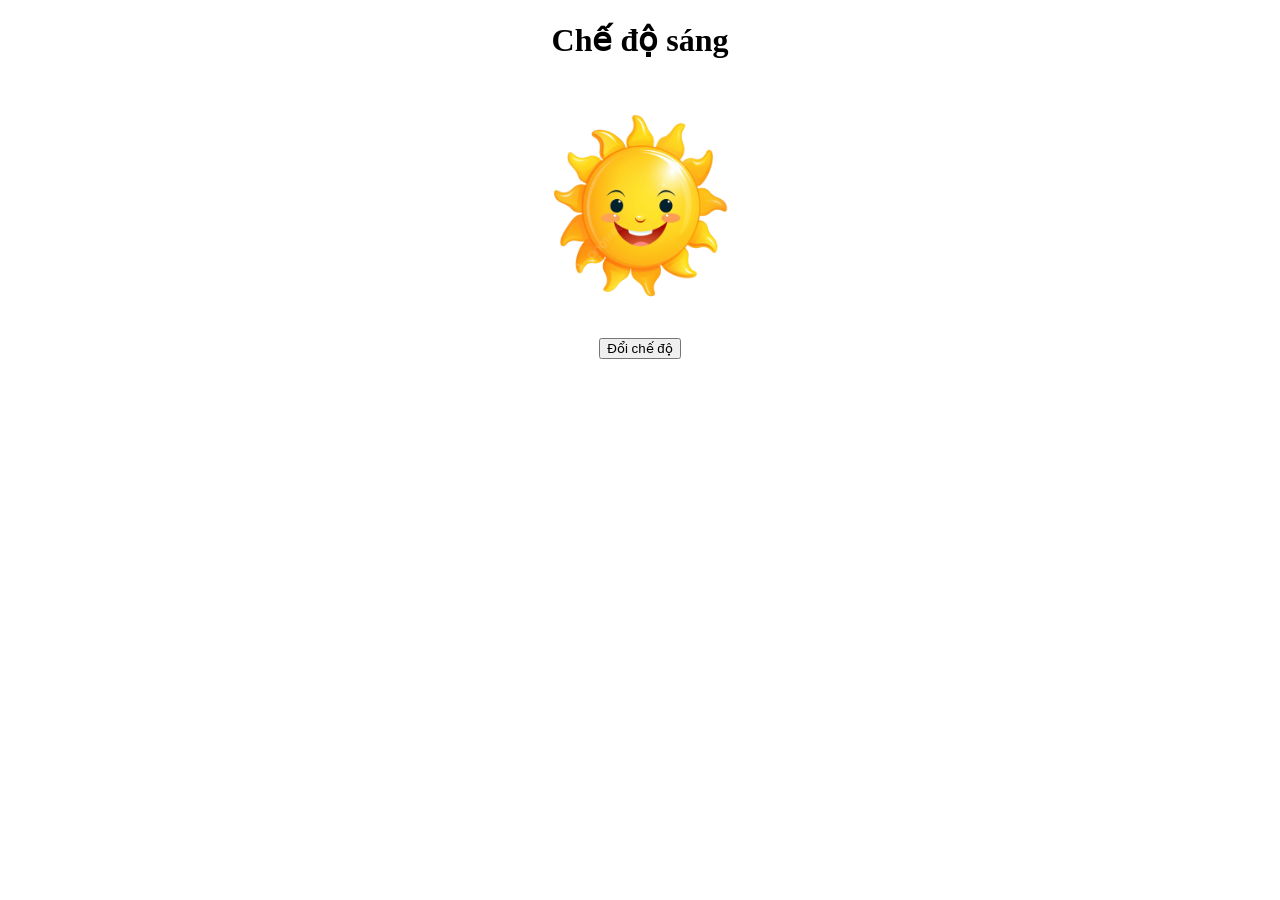
<file: Bai 10/index.html>
<!DOCTYPE html>
<html lang="en">
<head>
    <meta charset="UTF-8">
    <meta name="viewport" content="width=device-width, initial-scale=1.0">
    <title>Bài 10-Js</title>
    <style>
        img{
            width:20%;
        }
       .noi-dung{
           width:100%;
           text-align:center;
       }
    </style>
</head>
<body>
    <div class="noi-dung">
        <h1 class="che-do">Chế độ sáng</h1>
        <img class="anh" src="bai9 -javascript/mattroi.png">
        <div class="chuc-nang">
            <button onclick="doiCheDo()">Đổi chế độ</button>
        </div>
    </div>
    <script>
        //che do (boolean :sáng-true/false-toi)
        var cheDo=true;//khi bấm vào đổi thì sẽ thay đổi gtri của giá trị này
        function doiCheDo(){
            if(cheDo==true){
                document.getElementsByTagName("body")[0].style="background-color:black";
                document.getElementsByClassName("che-do")[0].style="color:white";
                document.getElementsByClassName("che-do")[0].innerHTML="chế độ tối";
                document.getElementsByTagName("img")[0].src="bai9 -javascript/mattrang.png";
                cheDo=false;
            }else{
                document.getElementsByTagName("body")[0].style="background-color:white";
                document.getElementsByClassName("che-do")[0].style="color:Black";
                document.getElementsByClassName("che-do")[0].innerHTML="chế độ tối";
                document.getElementsByTagName("img")[0].src="bai9 -javascript/mattroi.png";
                cheDo=true;
            }
            
        }
        
    </script>
</body>
</html>
</file>
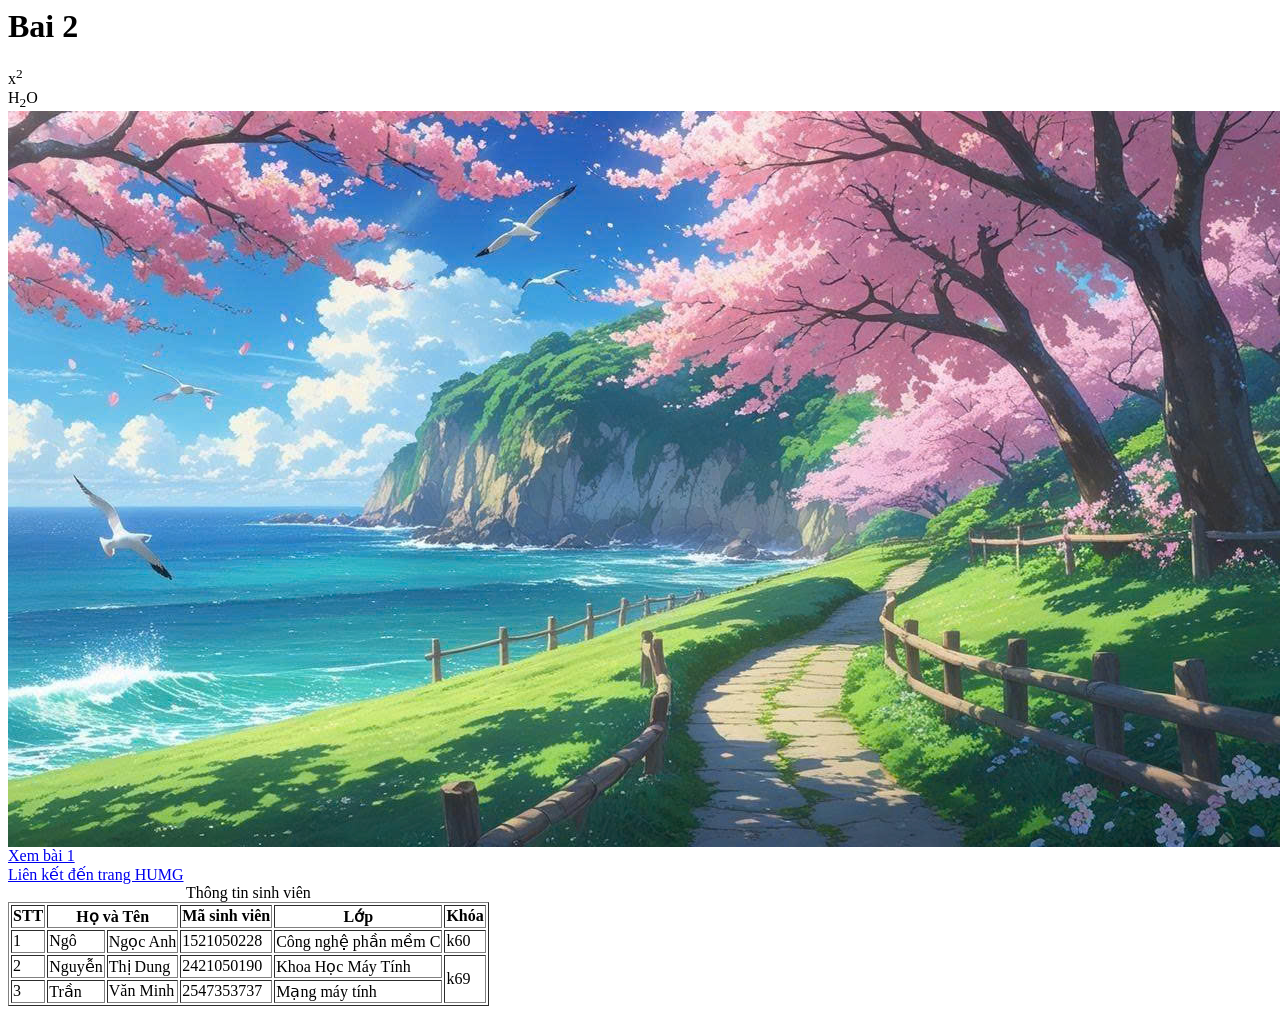
<file: Bai 2/index.html>
<html>  
    <head>
        <title>Bai 2</title>  
     </head>
     <body>
        <h1> Bai 2</h1>
        <div>
            <!--chỉ số trên-->
            x<sup>2</sup>
            <br>
            <!--Chỉ số dưới-->
            H<sub>2</sub>O
        </div>
        <div>
            <!--img ảnh-->
            <img src="../anh/dung.jpg">
        </div>
        <div>
            <!--liên kết-->
            <a href="../Bai1/index.html"> Xem bài 1</a>
            <br>
            <a href="https://daotaodaihoc.humg.edu.vn/#/home">
                 Liên kết đến trang HUMG
                </a>
        </div>
        <div>
            <table border="1">
                <caption> Thông tin sinh viên</caption>
            
                <tr>
                    <th>STT</th>
                    <th colspan="2">Họ và Tên</th>
                    <th>Mã sinh viên</th>
                    <th>Lớp</th>
                    <th>Khóa</th>
                </tr>
                <tr>
                    <td>1</td>
                    <td>Ngô</td>
                    <td> Ngọc Anh</td>
                    <td>1521050228</td>
                    <td>Công nghệ phần mềm C </td>
                    <td>k60</td>

                </tr>
                <tr>
                    <td>2</td>
                    <td>Nguyễn</td>
                    <td>Thị Dung</td>
                    <td>2421050190</td>
                    <td>Khoa Học Máy Tính </td>
                    <td rowspan="2">k69</td>
                </tr>
                <tr>
                    <td>3</td>
                    <td>Trần</td>
                    <td>Văn Minh</td>
                    <td>2547353737</td>
                    <td>Mạng máy tính</td>
                    </tr>
            </table>
        </div>
     </body>
</html>
</file>
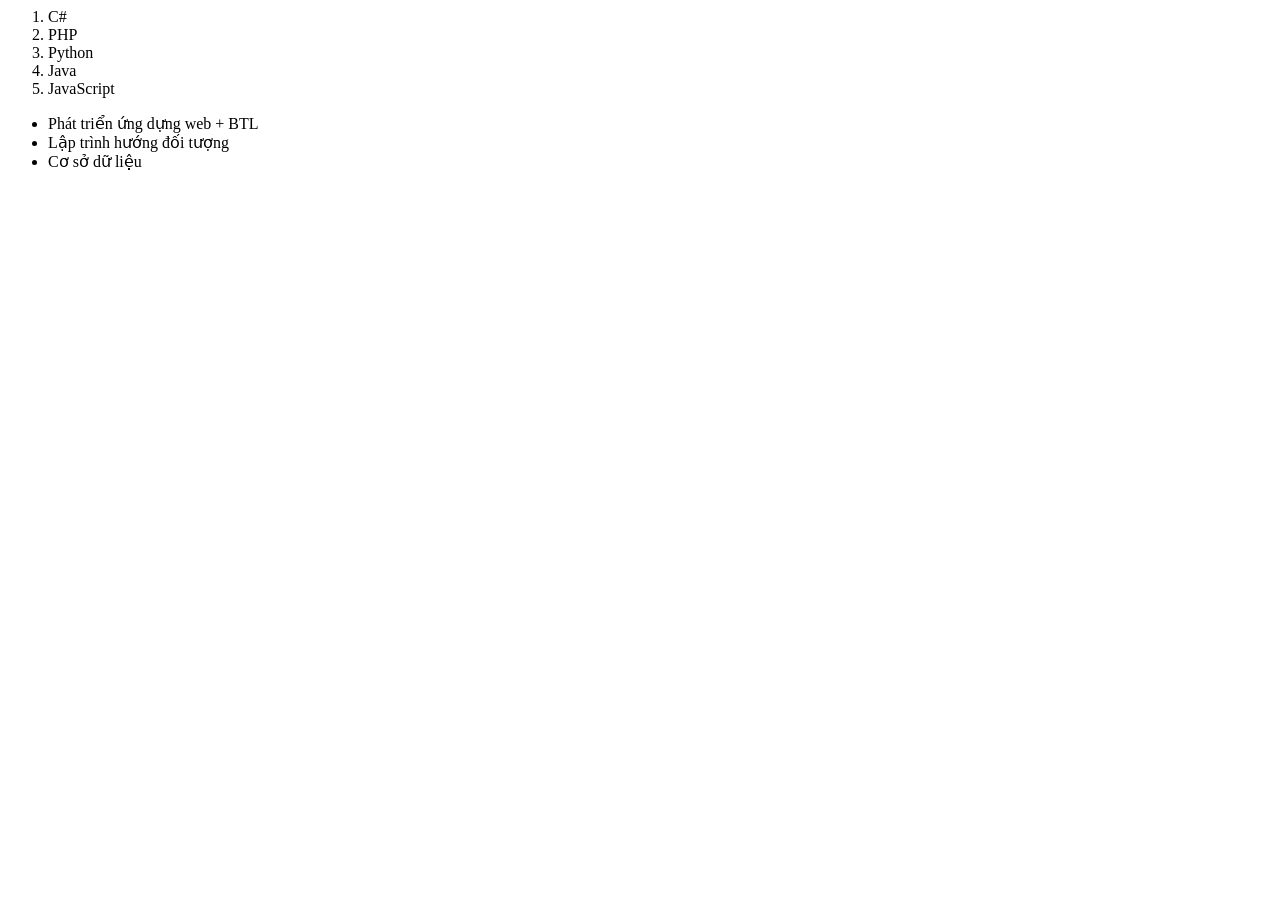
<file: bai 3/index.html>
<html>
    <head>
        <title> Bai 3</title>
    </head>
    <body>
        <!-- Danh sách có thứ tự: <ol> -->  
        <ol> 
            <li>C#</li>
            <li>PHP</li>
            <li>Python</li>
            <li>Java</li>
            <li>JavaScript</li>
        </ol>
        
        <!-- Danh sách không thứ tự: <ul> -->
        <ul>
             <li>Phát triển ứng dựng web + BTL</li>
            <li>Lập trình hướng đối tượng</li>
            <li>Cơ sở dữ liệu</li>
        </ul>    
        
            
    </body>
</html>
</file>
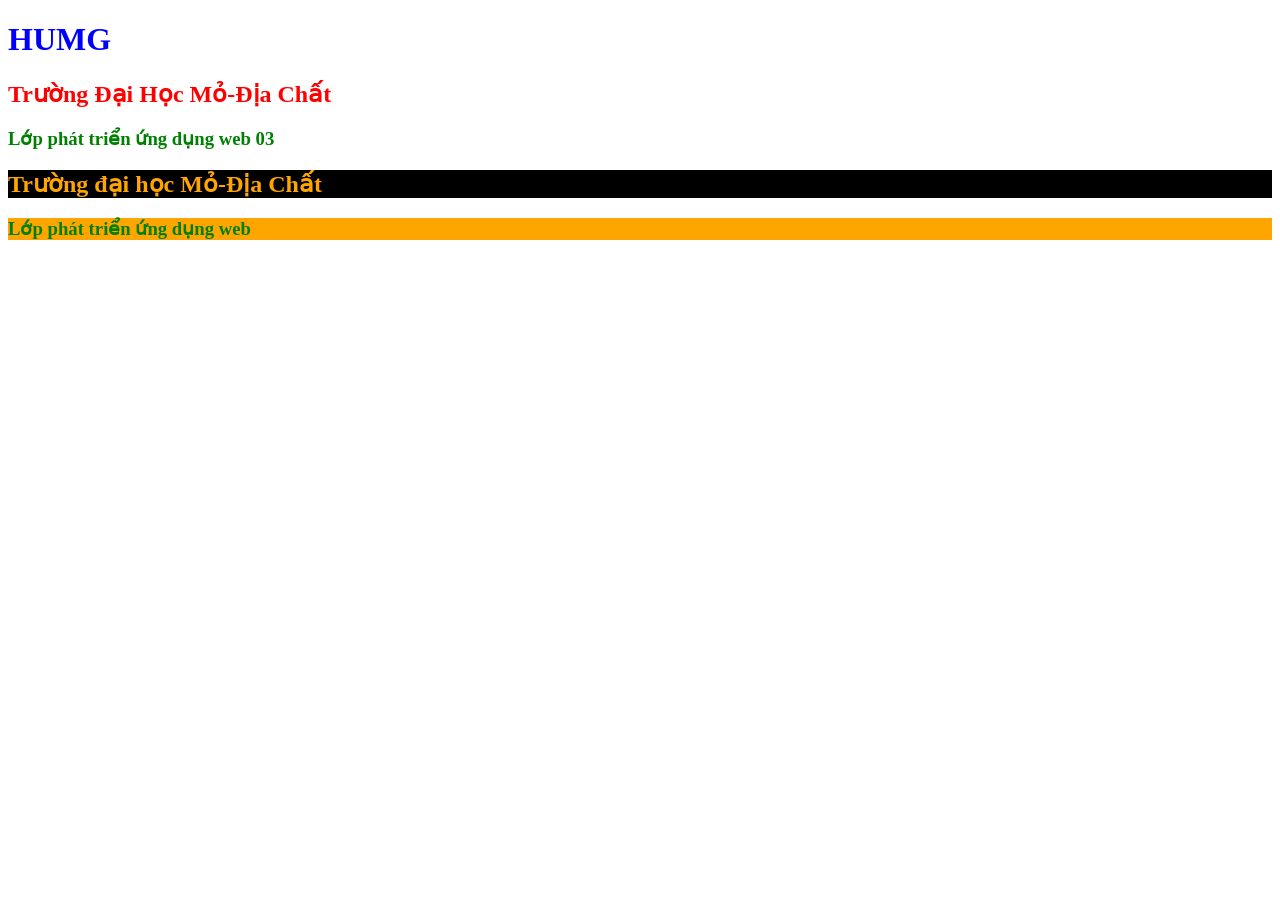
<file: Bai 5/index.html>
<!DOCTYPE html>
<html lang="en">
<head>
    <meta charset="UTF-8">
    <meta name="viewport" content="width=device-width, initial-scale=1.0">
    <title>Bài 6</title>
    <link rel="stylesheet" href="style.css" type="text/css">
    <style>
        /* Loại 2:internal style */
      h2{
        /* dùng để qui định màu chữ */
        color:red; 

      }
      #tieuDe{
        color:orange
      }
    </style>
</head>
<body>
    <!-- I. -->
    <!-- Kiểu 1 viết style trong thẻ -->
     <!-- Loại 1:Inline style -->
    <h1 style="color: blue">HUMG</h1>
    <!-- kiểu 2  -->
     <h2>Trường Đại Học Mỏ-Địa Chất</h2>

     <h3>Lớp phát triển ứng dụng web 03</h3>
     <!-- II.selector -->
      <!-- cách1: dùng tên thẻ --> 
       <!-- cách 2: dùng id -->
        
        <!-- cách 3:dùng class(viết dấu. trước tên class) -->
           <h2 id="tieuDe" class="tieuDe">Trường đại học Mỏ-Địa Chất</h2>
           <h3 class="tieuDe2">Lớp phát triển ứng dụng web</h3>
</body>
</html>
</file>
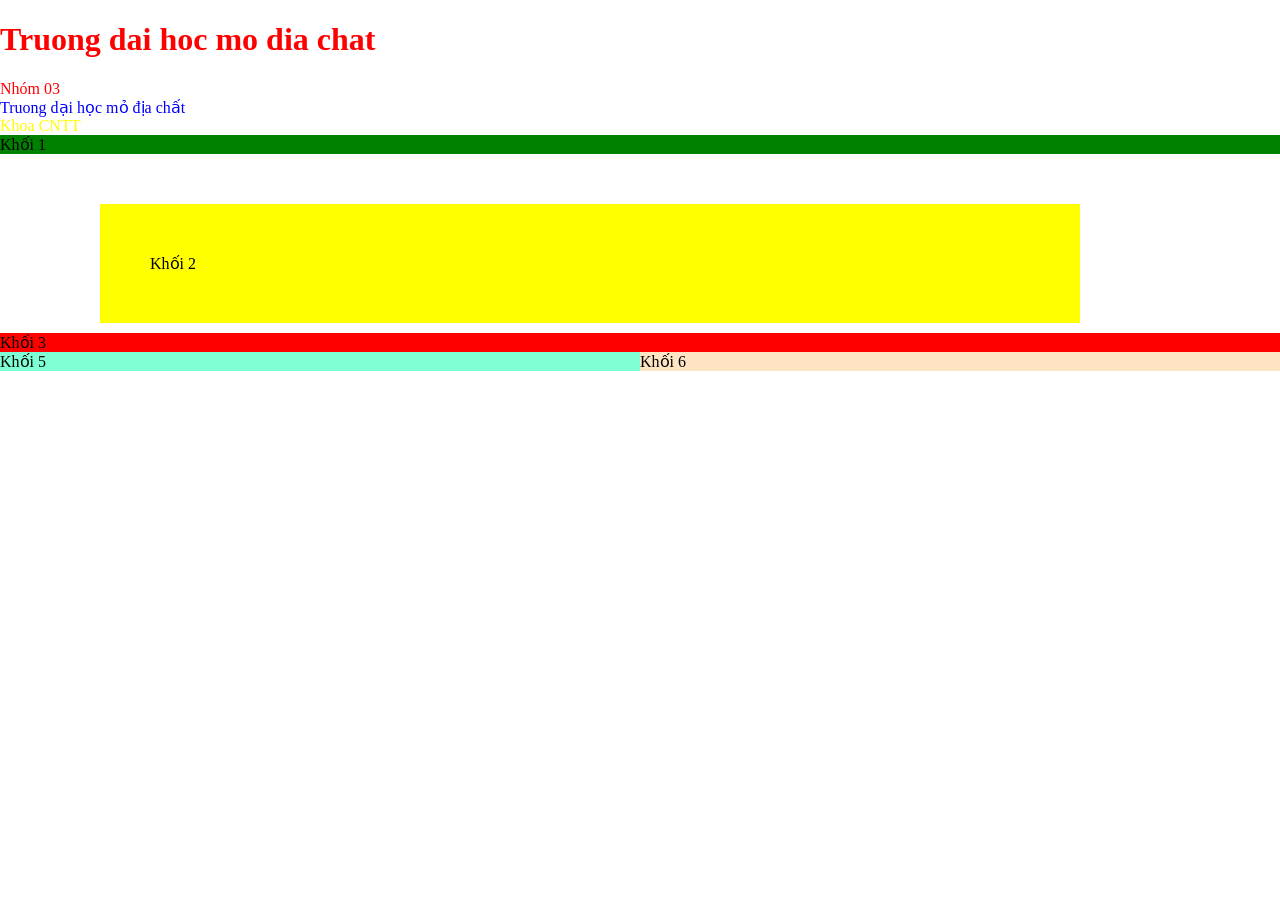
<file: Bai 7/index.html>
<!DOCTYPE html>
<html lang="en">
<head>
    <meta charset="UTF-8">
    <meta name="viewport" content="width=device-width, initial-scale=1.0">
    <title>Kiemtrabaicu</title>
    <link rel="stylesheet" href="style.css" type="text/css">
    <style>
        
         p{
                color:blue;
            }
        #ten-khoa{
            color:yellow;
        }
        p.Nhom{
            color:red;
        }
        .Khoi1{
            background-color:green;
            
        }
        .Khoi2{
            background-color:yellow;
            /* 1 giá trị: cách đều xung quanh=giá trị đó */
            /* 2 gtri: thì giá thị đầu là trên dưới,giá trị 2 là phải trái */
            /* 4 giá trị :theo thứ tự trên phải dưới trái */
            /* margin:auto; để căn giữa theo chiều ngang */
            margin:50px  200px 10px 100px;
            /* cách dùng tương tự margin */
            padding:50px;
        }
        .Khoi3{
            background-color:red;
        }
        .Khoi4{
            background-color:blue;
            /* cách sử dụng linh hoạt các phần trống( tắt display:block) */
            display:flex;
        }
        .Khoi5{
            background-color:aquamarine;
            width: 50%;
        }
        .Khoi6{
            background-color:bisque;
            width:50%;
        }
        
    </style>
</head>
<body>
    <div>
        <h1 style="color:red">Truong dai hoc mo dia chat</h1> 
        <p class="Nhom">Nhóm 03</p>
        <p>Truong dại học mỏ địa chất</p>
    </div>
    <div id="ten-khoa">Khoa CNTT</div>
    <div class="Khoi1">Khối 1</div>
    <div class="Khoi2">Khối 2</div>
    <div class="Khoi3">Khối 3</div>
    <div class="Khoi4">
        <div class="Khoi5">Khối 5</div>
        <div class="Khoi6">Khối 6</div>
    </div>
</body>
</html>
</file>
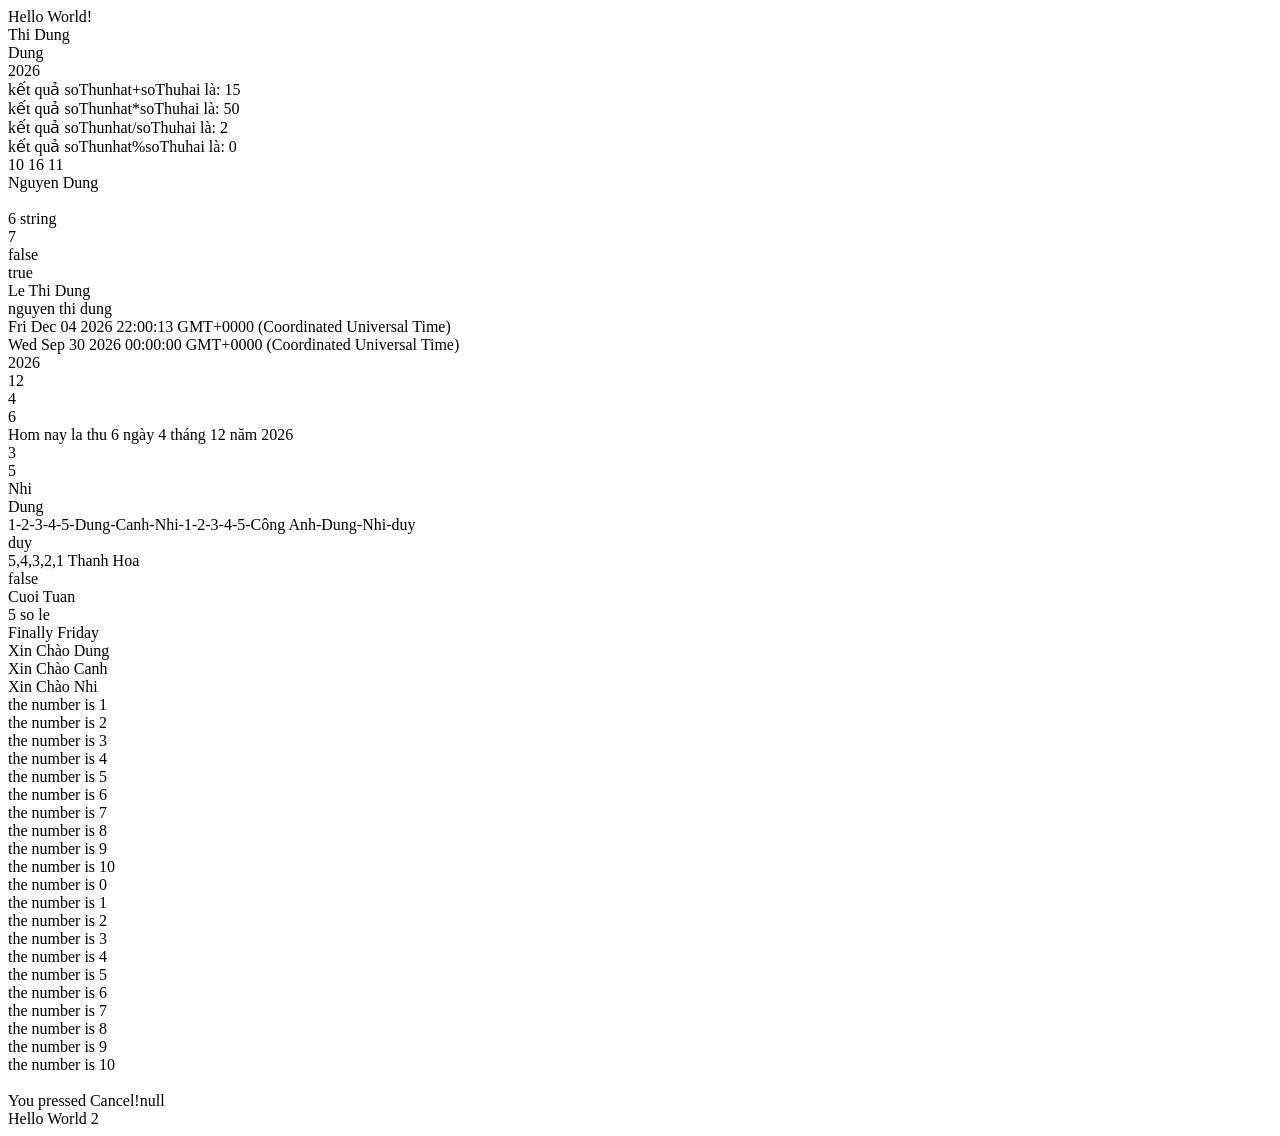
<file: Bai 8-javascript/index.html>
<!DOCTYPE html>
<html lang="en">
<head>
    <meta charset="UTF-8">
    <meta name="viewport" content="width=device-width, initial-scale=1.0">
    <title>Javascript</title>
</head>
<body>
    
    <!-- internal javascript -->
    <script>
        //in ra màn hình
        document.writeln("Hello World!<br>");
        //khai báo biến
        var name="Thi Dung<br>";
        document.writeln(name);
        ten= "Dung<br>";
        document.writeln(ten);
        // số thì ko cần nháy đôi
        var namNay = 2026;
        document.writeln(namNay);
        //phép toán
        
        var soThunhat = 10;
        var soThuhai = 5;
        var ketQua = 0;
        //cong +
        document.writeln("<br>kết quả soThunhat+soThuhai là:");
        ketQua = soThunhat+soThuhai;
        document.writeln(ketQua);
        //nhan*
        document.writeln("<br>kết quả soThunhat*soThuhai là:");
        ketQua = soThunhat*soThuhai;
        document.writeln(ketQua);
        //chia /
        document.writeln("<br>kết quả soThunhat/soThuhai là:");
        ketQua = soThunhat/soThuhai;
        document.writeln(ketQua);
        //chia %
        document.writeln("<br>kết quả soThunhat%soThuhai là:");
        ketQua = soThunhat%soThuhai;
        document.writeln(ketQua);
        //++
        document.writeln("<br>")
        //in trước cộng sau
        document.writeln(soThunhat++)
        // document.writeln("<br>")
        // document.writeln(soThunhat)
        //--
        // document.writeln("<br>")
        // document.writeln(soThunhat--)
        // document.writeln("<br>")
        //cộng trước in sau
        // document.writeln(--soThunhat)

        soThunhat+=soThuhai;
        document.writeln(soThunhat);
        soThunhat-=soThuhai;
        document.writeln(soThunhat);
        //nối chuỗi
        var ho = "Nguyen";
        document.writeln("<br>"+ ho +" "+ ten);
        document.writeln("<br>");
        // leng.th độ dài
        document.writeln(ho.length);
        // kiem tra kieu du lieu cua bien
        document.writeln(typeof(ho));
        document.writeln("<br>");

        //
        var hoVaTen = "Nguyen Thi Dung";
        // indexOf tìm vị trí xuất hiện đầu tiên của ký tự
        document.writeln(hoVaTen.indexOf("T"));
        document.writeln("<br>");
        // kiem tra ky tu có trong chuoi 
        document.writeln(hoVaTen.includes("k"));
        document.writeln("<br>");
        //kiểm tra chuỗi có bát đầu bằng chữ ... không
        document.writeln(hoVaTen.startsWith("Nguyen"));
        document.writeln("<br>");
        // thay thế một ký tự hay gia tri
        document.writeln(hoVaTen.replace("Nguyen","Le"));
        document.writeln("<br>");
        document.writeln(hoVaTen.toLocaleLowerCase());
        // Hàm date
        // khai bao ngay gio hien tai
        var homNay = new Date();
        document.writeln("<br>");
        document.write(homNay);
        // truyền ngày cụ thể
        var ngay = new Date("09/30/2026");
        document.writeln("<br>");
        document.writeln(ngay);
        // hàm gọi để lấy ra năm từ
        var namNay = homNay.getFullYear();
        document.writeln("<br>");
        document.writeln(namNay);
        var thangNay = homNay.getMonth()+1;
        document.writeln("<br>");
        document.writeln(thangNay);
        // ham ngay
        var ngayHomNay = homNay.getDate();
        document.writeln("<br>");
        document.writeln(ngayHomNay);
        //ham thu
        var thu = homNay.getDay() +1 ;
        document.writeln("<br>");
        document.writeln(thu);
        document.writeln("<br>");
        document.writeln("Hom nay la thu "+ thu + " ngày " + ngayHomNay + " tháng " + thangNay + " năm " + namNay);
        //Mảng
        var mangSo = [1,2,3,4,5];
        document.writeln("<br>");
        // lấy số 3 trong ds mảng
        document.writeln(mangSo[2]);
        document.writeln("<br>");
        // ktra độ dài của mảng
        document.writeln(mangSo.length);
        document.writeln("<br>");
        var mangTen = ["Công Anh","Dung","Nhi"]
        document.writeln(mangTen[2]);
        document.writeln("<br>");
        var mang = [1,2,3,4,5,"Dung","Canh","Nhi"]
        document.writeln(mang[5]);
        var d = mang.concat(mangSo,mangTen)
        document.writeln("<br>");
        d.push("duy");
        // them dau "-"
        document.writeln(d.join("-"));
        document.writeln("<br>");
        // in phan tu cuoi trong mang
        document.writeln(d.pop());
        document.writeln("<br>");
        document.writeln(mangSo.reverse());
        //Object
        var thongTinSinhVien = {
            ten: "Nguyen Thi Dung",
            namSinh: 2006,
            queQuan:{
                tinh: "Thanh Hoa",
                xa: "Hoang Loc"
            }
        };
        document.writeln(thongTinSinhVien.queQuan.tinh);
        tuoi  = namNay - thongTinSinhVien.namSinh;
        thongTinSinhVien.tuoi = tuoi;
        // console.log(thongTinSinhVien);
        //boolean:true nam/false nu
        thongTinSinhVien.gioiTinh=true;
         var danhSach =[
             {
            ten: "Nguyen Thi Dung",
            namSinh: 2006,
            queQuan:{
                tinh: "Thanh Hoa",
                xa: "Hoang Loc"
              }
            },

            {
             ten: "Nguyen Thi Ha",
             namSinh: 2006,
             queQuan:{
                tinh: "Thanh Hoa",
                xa: "Hau Loc"
             }
            }
        
     ];
    //  console.log(danhSach);
    //== != > <
    //=== so sanh ca gia tri va KDL
    var so1 = 5;
    var so2 = "10";
    document.writeln("<br>");
    document.writeln(so1 == so2);
    document.writeln("<br>");
    //va && hoac||
    if(thu>=6){
        document.writeln("Cuoi Tuan");
    }
    else if(thu==6){
        document.writeln("Sap duoc ngu");

    }
    else{
        document.writeln("Di hoc");
    }
    //có thể chuyển thành chuỗi va lấy ra số cuối
    //var so = "20000000000000005";
    //var dai = so.length;
    //var soCuoiCung = so[doDai-1];
    //document.writeln("<br>");
    //document.writeln(doDai)
    // if(soCuoiCung % 2==0){
    //     document.writeln(so+" là số chẵn")
    // }else{
    //     documet.writeln(so+ "là số lẻ")
    // }

    // var so = 20000000000000001n;
    // //kiem tra so chan hay le
    // document.writeln("<br>");
    // if(so%2n==0n){
    //     document.writeln(so+" so chan");
    // }else{
    //     document.writeln(so+" so le");
    // }
    var so =5;
    //kiem tra so chan hay le
    document.writeln("<br>");
    if(so%2==0){
        document.writeln(so+" so chan");
    }else{
        document.writeln(so+" so le");
    }
    document.writeln("<br>");
    var d = new Date();
    var theDay = d.getDay();
    switch(theDay){
        case 5:
            document.writeln("Finally Friday");
            break;
        case 6:
            document.writeln("Super Saturday");
            break;
        case 0:
            document.writeln("Sleepy Sunday");
            break;
        default:
            document.writeln("I'm looking fordward to this weekend!");
    }
    // document.writeln("<br");
    // for (var index = 1;index<=10;index++)
    // {
    //     document.writeln("<br>");
    //     document.writeln("Bạn cảm ơn lần thứ "+index);
    // }
    //  var mang1 = [1,2,3,4,5,"Dung","Canh","Nhi"]
    // var mang = [1,2,3,4,5,"Dung","Canh","Nhi"]
    document.writeln("<br");
    for (var i = 0; i < mang.length; i++){
     if(isNaN(mang[i])==true){
         document.writeln("<br>");
         document.writeln("Xin Chào "+mang[i]);
    }
}
    document.writeln("<br");
    //while kiểm tra rồi mới làm
    i=0; 
    while(i<=10){
        document.writeln("the number is " +i);
        document.write("<br/>");
        i=i+1;
    }
    //do while làm rồi mới kiểm tra
    var j=0;
    do{
        document.writeln("the number is " +j);
        document.write("<br/>");
        j=j+1;

    }while(j<=10)
     document.write("<br/>");
     //poppup boxes
     alert("Trang này đã bị lỗi");
     //
     var r =confirm("Press a button")
     if(r==true){
         document.write("You pressed Ok!");
     }else{
         document.write("You pressed Cancel!");
     }
     //prompt box
     var r = prompt("Nhập họ và tên","Nhập tên ở Đây");
      document.write(r);
      //functions
      
    </script>
    <!-- Enternal javascript -->
    <script src="script.js"></script>
</body>
</html>
</file>
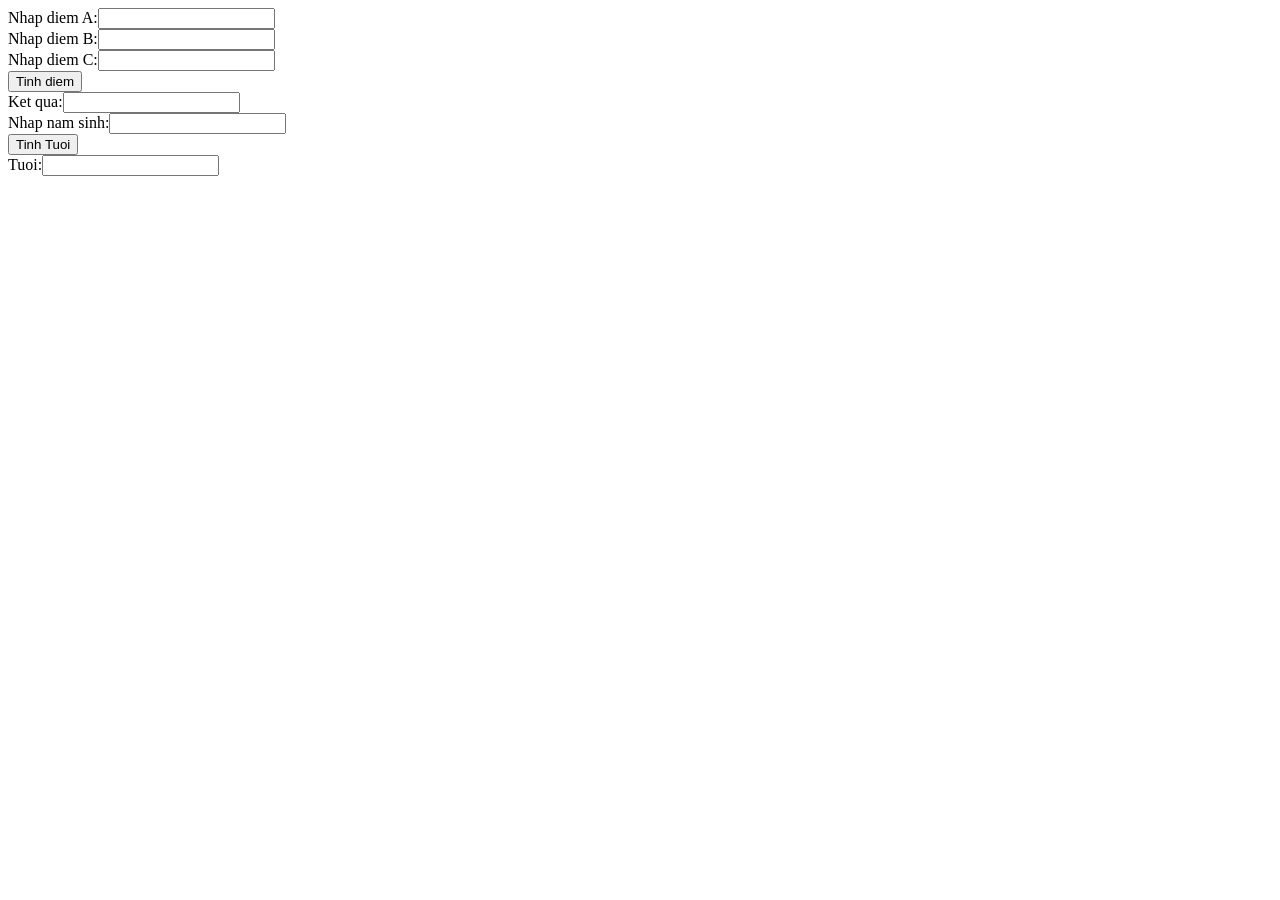
<file: Bai 9/index.html>
<!DOCTYPE html>
<html lang="en">
<head>
    <meta charset="UTF-8">
    <meta name="viewport" content="width=device-width, initial-scale=1.0">
    <title>Js-1</title>
</head>
<body>
    <div>
    Nhap diem A:<input id="diemA" type="number">
    </div>
    <div>
    Nhap diem B:<input id="diemB" type="number">
    </div>
    <div>
    Nhap diem C:<input id="diemC" type="number">
    </div>
    
    <div>
        <button onclick="tinhDiem()">Tinh diem</button>
    </div>
    
    
    <div>
     Ket qua:<input id="ketQua" type="text">
    </div>
    <div>
        Nhap nam sinh:<input id="namSinh" type="number">
    </div>
    <div>
        <button onclick="tinhTuoi()">Tinh Tuoi</button>
    </div>
    <div>
    Tuoi:<input id="soTuoi" type="number">
    </div>
    <script>
        function tinhDiem(){
             var a =parseFloat(document.getElementById("diemA").value);
             var b =parseFloat(document.getElementById("diemB").value);
             var c =parseFloat( document.getElementById("diemC").value);

            //  document.writeln("Diem A nhap vao la"+ a);
            //  document.writeln("Diem A nhap vao la"+ b);
            //  document.writeln("Diem A nhap vao la"+ c);
    
             
             document.getElementById("ketQua").value = tinhDiemChu(a,b,c);
        }
        
        //function chỉ sử dụng khi hàm được gọi mới hiển thị
        // function sayHello(){
        // document.writeln("Hello")
        // }
        // // gọi hàm để hiển thị
        // sayHello();
        // sayHello();
        // sayHello();
        // //có tham số
        // function sayHello2(ten){
        //      document.writeln("<br>Xin chào bạn " +ten);
        // }
        // sayHello2("Nguyễn Thị Dung");
        // sayHello2("Ncanh");
        // sayHello2("Mọi người");
        // //
        //  document.writeln("<br>");
        // //baitapvenha
        // function tinhTong(a,b){
        //     if(isNaN(a)==false && isNaN(b)==false){
        //           document.write(a+b);
        //     }
        // }
        //  var soThuNhat=prompt("nhập số thứ nhất","");
        //  var soThuHai=prompt("nhập số thứ hai ","");
        //  tinhTong(soThuNhat,soThuHai);
        //   document.writeln("<br>");
        //  //btvn số 2 
        //  //viết hàm tính điểm chữ dựa trên 3 đầu điểm(A,B,C)
        //  //tong=A*0.6+ B*0.3+C*0.1=>Điểm chữ  
        //         function tinhDiem(a,b,c){
        //     if(isNaN(a)==false && isNaN(b)==false && isNaN(c)==false){
        //         if(a<0 || a>10 || b<0 || b>10 || c<0 || c>10){
        //             return "Điểm phải từ 0 đến 10";
        //             document.writeln("Điểm phải từ 0-10");
        //         } else{
        //         diemHe10 = a*0.6 + b*0.3 + c*0.1;
        //         if (diemHe10 < 4) {
        //             document.writeln("Điểm hệ chữ: F");
        //         } else if (diemHe10 < 5.5) {
        //             document.writeln("Điểm hệ chữ: D");
        //         } else if (diemHe10 < 7) {
        //             document.writeln("Điểm hệ chữ: C");
        //         } else if (diemHe10 < 8.5) {
        //             document.writeln("Điểm hệ chữ: B");
        //         } else {
        //             document.writeln("Điểm hệ chữ: A");
        //         }           
        //     }     
        //     }
        // }
        // var diemA = prompt("Nhập điểm A","0-10");
        // var diemB = prompt("Nhập điểm B","0-10");
        // var diemC = prompt("Nhập điểm C","0-10");
        // tinhDiem(diemA,diemB,diemC);
        // //chuyen chuoi thanh so(ép kiểu)
        // // parseInt("42")
        // // parseInt("42.33")
        // // parseFloat("42.33")
        // // 3+3+parseInt("3")
        function tinhDiemChu(a,b,c){
            var tong=a*0.6+b*0.3+c*0.1;
            var kq="";
            if(tong>=0 && tong<4){
                kq="F";
            }else if(tong>=4&&tong<5){
                kq="D";
            }else if(tong>=5&&tong<7){
                kq="C";
            }else if(tong>=7&&tong<8){
                kq="B";
            }else if(tong>=8 && tong<=10){
                kq="A";
            }else{
                kq="Diem khong hop le";
            }
            return kq;
        }
        function tinhTuoi(){
            var d = parseInt(document.getElementById("namSinh").value);
            var e = new Date().getFullYear();
            var tuoi=e-d;
             document.getElementById("soTuoi").value=tuoi;
        }

         </script>
</body>
</html>
</file>
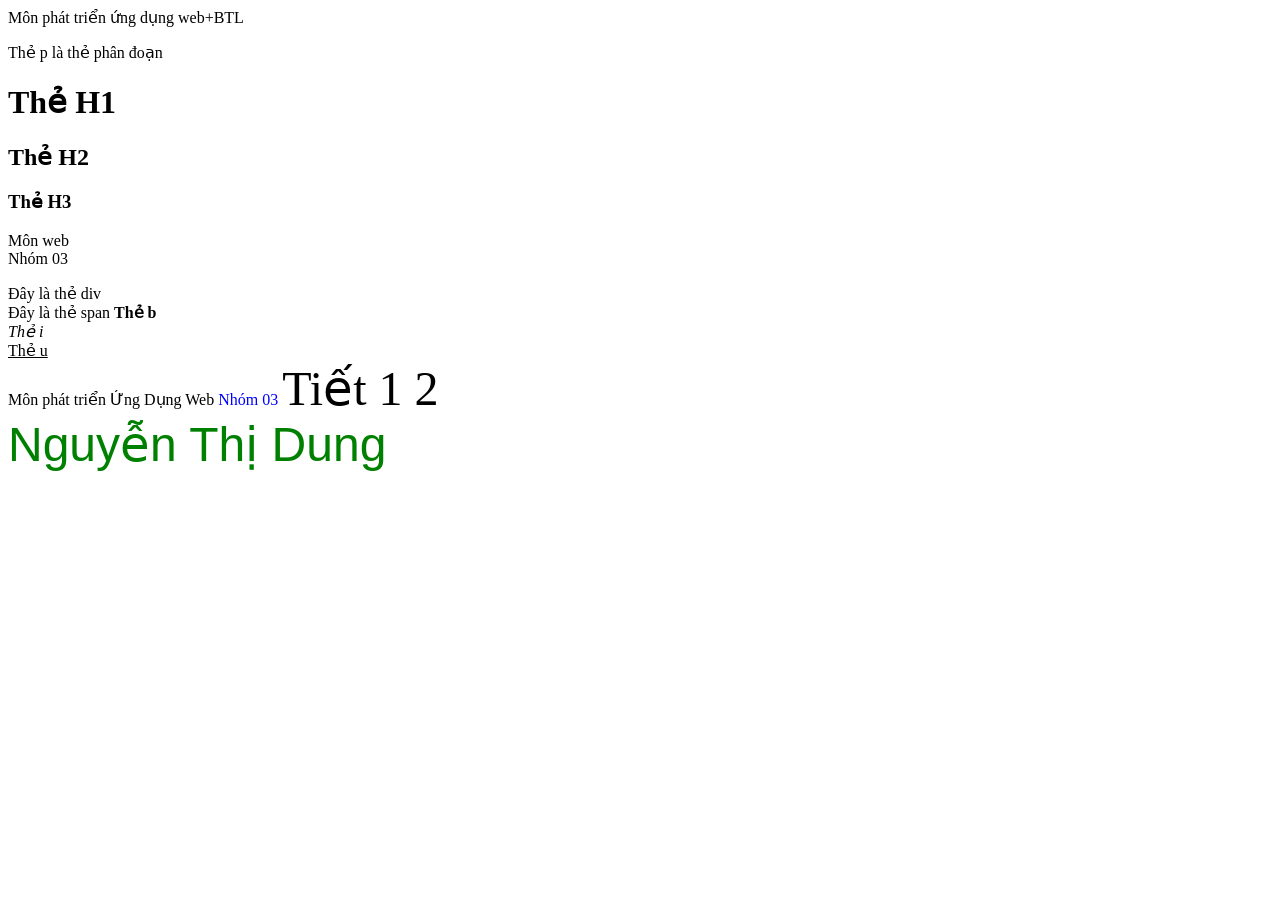
<file: Bai1/index.html>
<html>
    <head>
        <title>bai 1 html</title>
    </head>

    <body>
        Môn phát triển ứng dụng web+BTL
    <!-- 
        Để chú thích dùng 2 cách
        Cách 1:ctrl + k + c
        cách 2 ctrl / -->
        <p>Thẻ p là thẻ phân đoạn</p>
        <h1>Thẻ H1</h1>
        <h2>Thẻ H2</h2>
        <h3>Thẻ H3</h3>

        <p>Môn web<br> Nhóm 03</p>
            <!-- Thẻ div và span để phân chia đoạn -->
             <div> Đây là thẻ div</div>
             <span> Đây là thẻ span</span>
            <!-- Thẻ b: viêt chữ đậm
            Thẻ i: viết chữ nghiêng
            Thẻ u: Gạch chân -->
            <b> Thẻ b </b><br>
            <i>Thẻ i </i><br>
            <u> Thẻ u </u><br>
            <div>
                <font face ="verdana">Môn phát triển Ứng Dụng Web</font>
                <font color="blue">Nhóm 03</font>
                <font size="10">Tiết 1 2</font>
                <br>
                <font face="arial" color="green" size="15">Nguyễn Thị Dung</font>
                
            </div>
    </body>
</html>
</file>
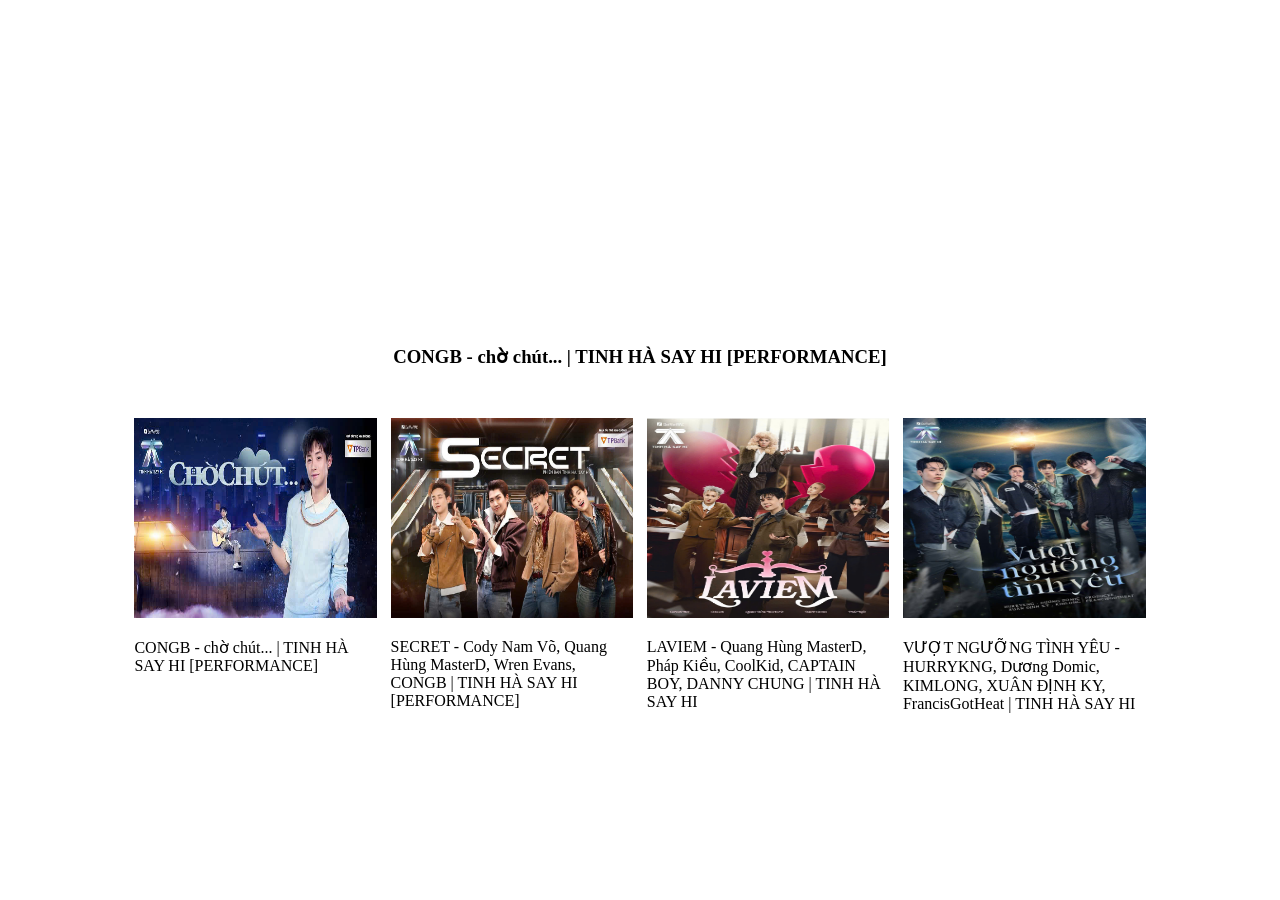
<file: Bai11-javascript/index.html>
<!DOCTYPE html>
<html lang="en">
<head>
    <meta charset="UTF-8">
    <meta name="viewport" content="width=<device-width>, initial-scale=1.0">
    <title>Document</title>
    <style>
        .video{
            
            margin:auto;
            text-align:center;
           
        }
        .danh-sach{
            width:80%;
            display:flex;
            margin:50px auto;
            justify-content:space-between;
        }
        .anh{
            width:24%;
            height:100px;
            background-color:aqua;
            
        }
        img{
            width:100%;
            height:200px;
        }
    </style>
</head>
<body>
     <!-- màn xem -->
    <div class="video">
    <iframe  width="560" height="315" src="https://www.youtube.com/embed/eedlpxUw8zg?si=2U5Liw2ucLrBwsrO" title="YouTube video player" frameborder="0" allow="accelerometer; autoplay; clipboard-write; encrypted-media; gyroscope; picture-in-picture; web-share" referrerpolicy="strict-origin-when-cross-origin" allowfullscreen></iframe>
    <h3 class="ten">CONGB - chờ chút... | TINH HÀ SAY HI [PERFORMANCE]</h3>
    </div>
    <div class="danh-sach" > 
        <div class="anh" onclick="chonVid(1)">
          <img src="anh1.jpg" alt="">
          <p>CONGB - chờ chút... | TINH HÀ SAY HI [PERFORMANCE]</p>
        </div>
        <div class="anh" onclick="chonVid(2)">
          <img src="anh2.jpg" alt="">
          <p>SECRET - Cody Nam Võ, Quang Hùng MasterD, Wren Evans, CONGB | TINH HÀ SAY HI [PERFORMANCE]</p>
        </div>
        <div class="anh" onclick="chonVid(3)">
          <img src="anh3.jpg" alt="">
          <p>LAVIEM - Quang Hùng MasterD, Pháp Kiều, CoolKid, CAPTAIN BOY, DANNY CHUNG | TINH HÀ SAY HI</p>
        </div>
        <div class="anh" onclick="chonVid(4)">
          <img src="anh4.jpg" alt="">
          <p>VƯỢT NGƯỠNG TÌNH YÊU - HURRYKNG, Dương Domic, KIMLONG, XUÂN ĐỊNH KY, FrancisGotHeat | TINH HÀ SAY HI</p>
        </div>
    </div>
    <script>
        var danhSachVid =[
            {
                id:1,
                ten:"CONGB - chờ chút... | TINH HÀ SAY HI [PERFORMANCE]",
                duongDanAnh:"anh1.jpg",
                duongDanYoutube:"https://www.youtube.com/embed/eedlpxUw8zg?si=5DbAEGI2S0TY7dYB",
            },
            {
                id:2,
                ten:"SECRET - Cody Nam Võ, Quang Hùng MasterD, Wren Evans, CONGB | TINH HÀ SAY HI [PERFORMANCE]",
                duongDanAnh:"anh2.jpg",
                duongDanYoutube:"https://www.youtube.com/embed/Rb3hfEPyJxQ?si=ZkK9NCmdYcDrvl5c",
            },
            {
                id:3,
                ten:"LAVIEM - Quang Hùng MasterD, Pháp Kiều, CoolKid, CAPTAIN BOY, DANNY CHUNG | TINH HÀ SAY HI",
                duongDanAnh:"anh3.jpg",
                duongDanYoutube:"https://www.youtube.com/embed/XqLsUne19Gs?si=jdGc9xAGzBkbuli8",
            },
            {
                id:4,
                ten:"VƯỢT NGƯỠNG TÌNH YÊU - HURRYKNG, Dương Domic, KIMLONG, XUÂN ĐỊNH KY, FrancisGotHeat | TINH HÀ SAY HI",
                duongDanAnh:"anh4.jpg",
                duongDanYoutube:"https://www.youtube.com/embed/3YJegkIccEY?si=Dj_d9Eg7DpvHqvcl" ,
            },
        ];
        function chonVid(id){
            for(let i=0;i<danhSachVid.length;i++){
                if(danhSachVid[i].id==id){
                    document.getElementsByClassName("ten")[0].innerHTML=danhSachVid[i].ten;
                    document.getElementsByTagName("iframe")[0].src=danhSachVid[i].duongDanYoutube;
                }
           
            }
        }
       
    </script>
</body>
</html>
</file>
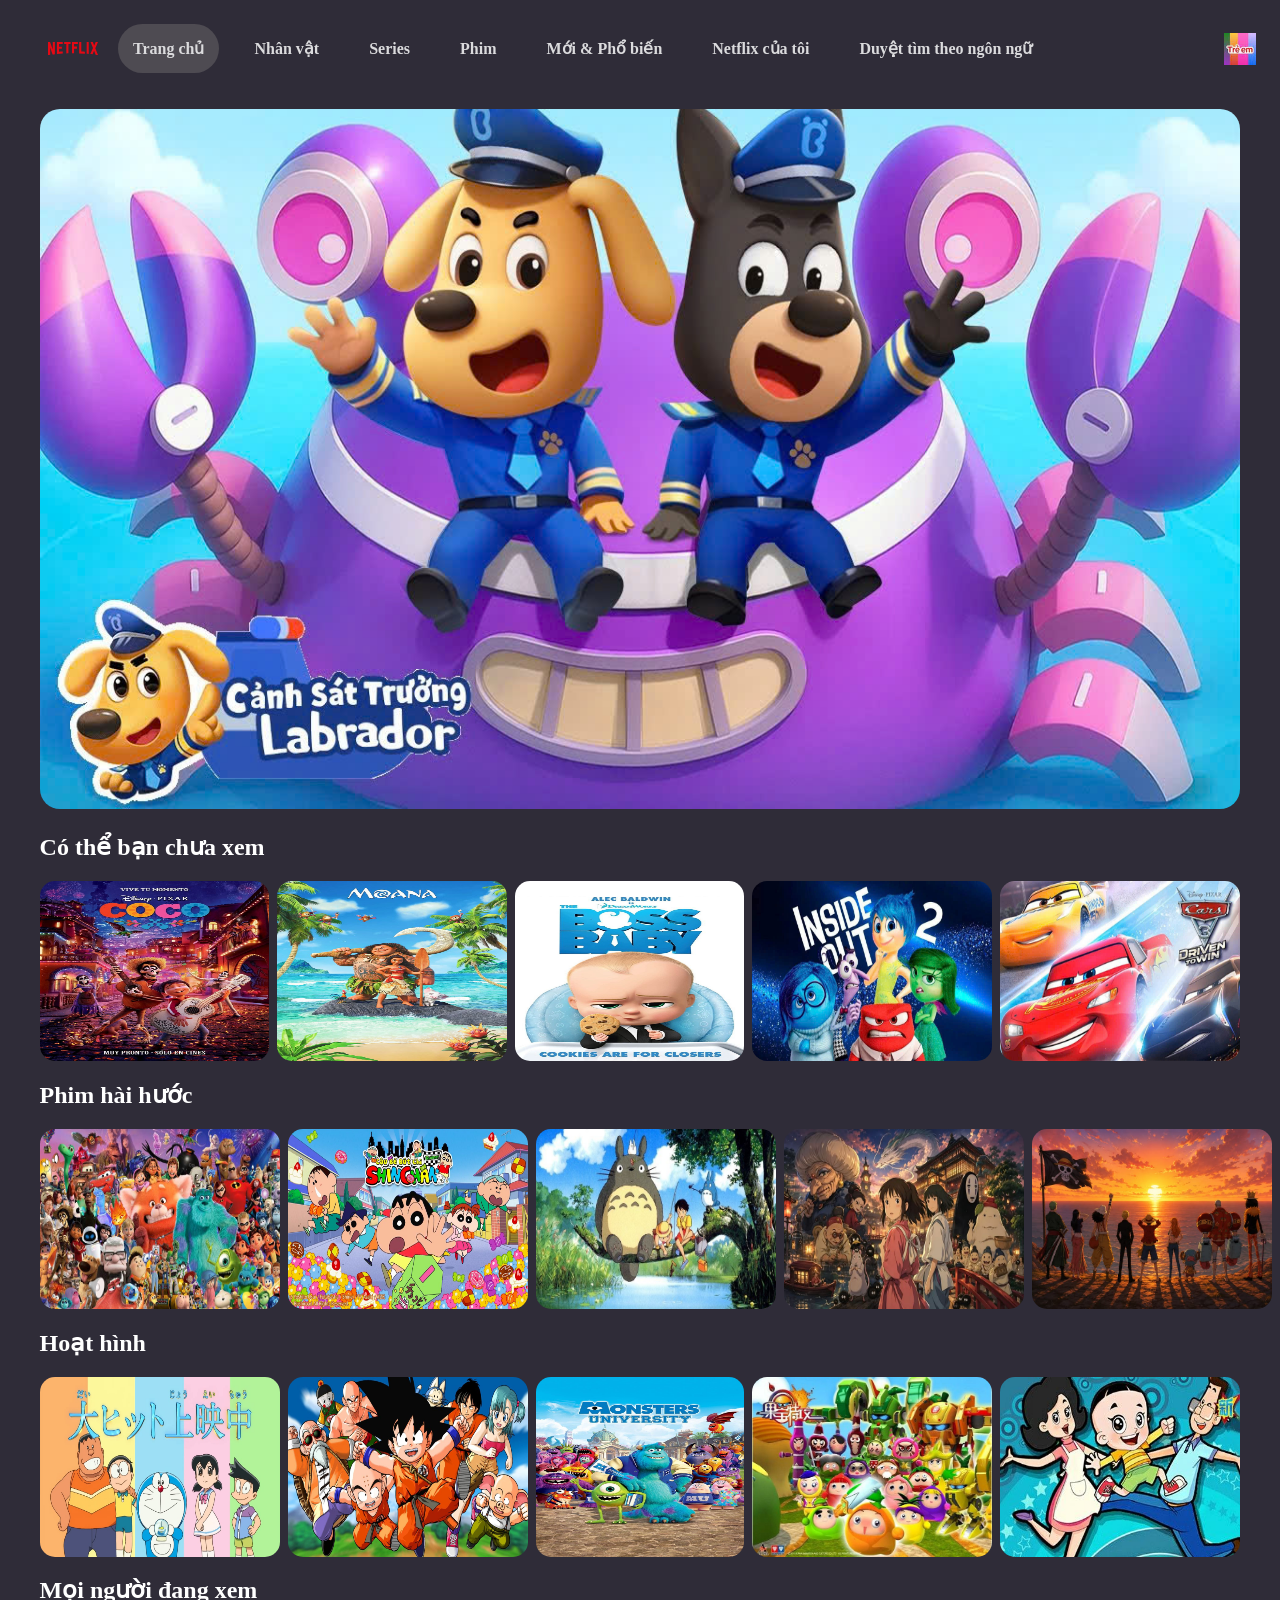
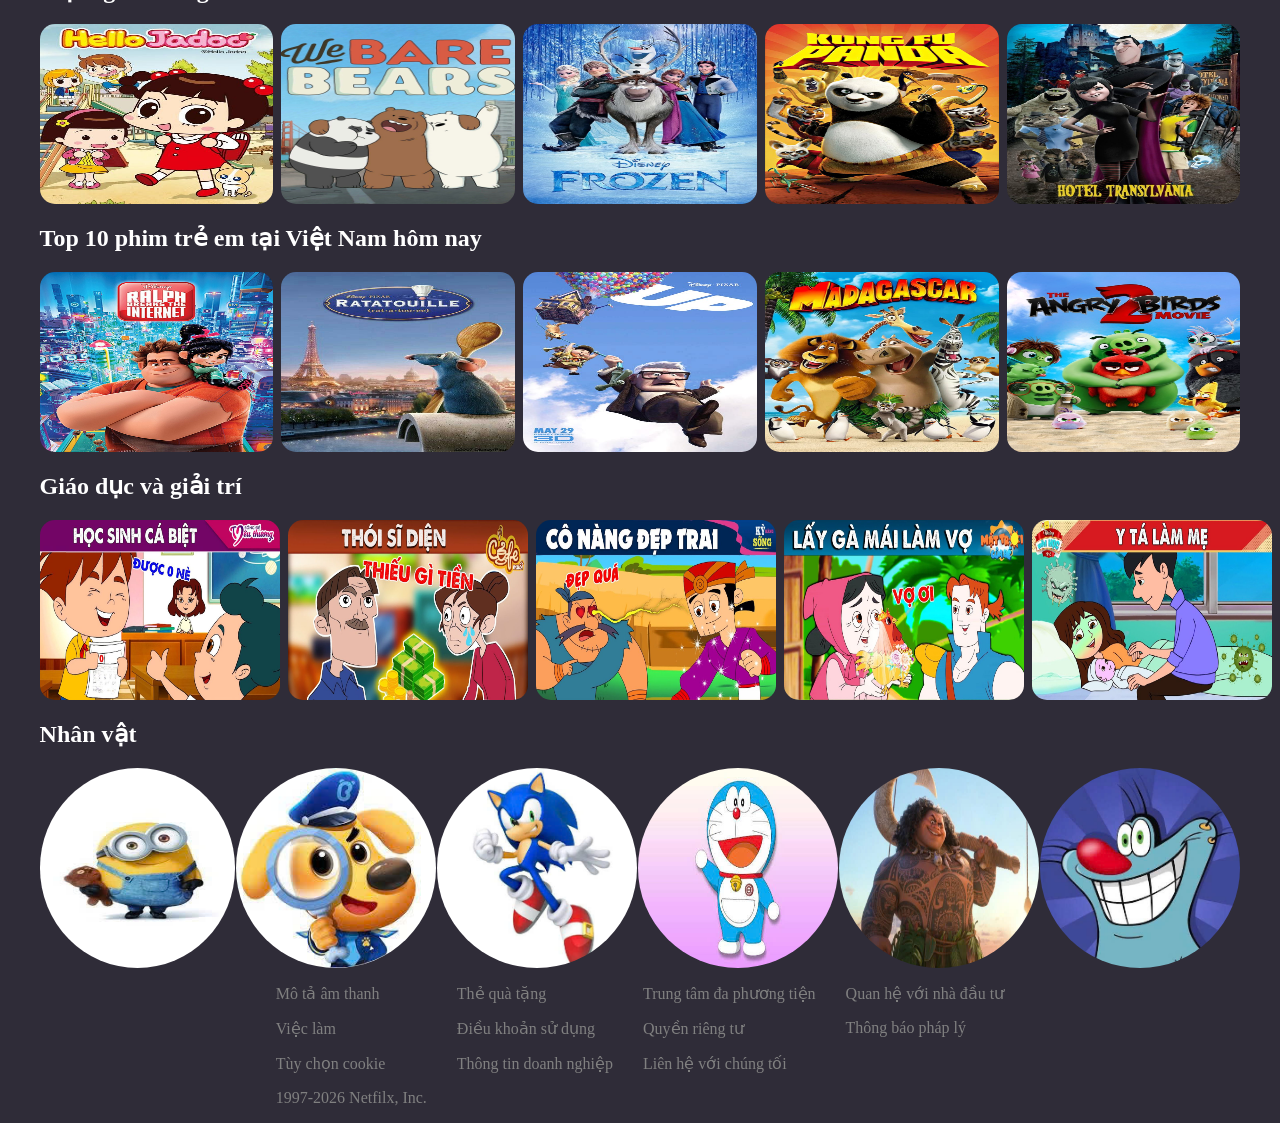
<file: netflix/index.html>
<!DOCTYPE html>
<html lang="en">
<head>
    <meta charset="UTF-8">
    <meta name="viewport" content="width=device-width, initial-scale=1.0">
    <title>Netflix</title>
    <link rel="stylesheet" href="style.css" type="text/css">
</head>
<body>
    <header>
    <!-- danh mục /chứa khu vực điều hướng -->
     <nav class="danh-muc">
        <ul class="danh-sach-muc">
            <img class="logo" src="logo.svg" alt="">
            <li class="muc dang-chon"><a class="lien-ket-muc"href="#">Trang chủ</a></li>
            <li class="muc"><a class="lien-ket-muc"href="#">Nhân vật</a></li>
            <li class="muc"><a class="lien-ket-muc"href="#">Series</a></li>
            <li class="muc"><a class="lien-ket-muc"href="#">Phim</a></li>
            <li class="muc"><a class="lien-ket-muc"href="#">Mới & Phổ biến</a></li>
            <li class="muc"><a class="lien-ket-muc"href="#">Netflix của tôi</a></li>
            <li class="muc"><a class="lien-ket-muc"href="#"> Duyệt tìm theo ngôn ngữ</a></li>
        </ul>
     </nav>
     <div class="chuc-nang">
        <div class="tim-kiem"></div>
        <div class="thong-tin">
            <img class="avata" src="logo2.jpg" alt="">
        </div>
         
     </div>
    </header>
    <main>
        <!-- xemTrailer():gọi hàm xemTrailer để thực hiện các câu lệnh bên trong hàm. -->
        <!-- xemTrailer():Chỉ lấy tham chiếu đến hàm, không thực thi các câu lệnh bên trong hàm. -->
        <div   onclick="xemTrailer()" class="banner">
           <img  class="banner-anh" src="banner.jpg" alt="">
        </div>
        <!-- style:"display:none"; để ẩn video -->
        <div  style="display:none;" class="banner">
            <iframe  class="banner-anh" src="https://www.youtube.com/embed/I9qUzR3bHxA?si=lWeUDmp58rkm5Q4j" title="YouTube video player" frameborder="0" allow="accelerometer; autoplay; clipboard-write; encrypted-media; gyroscope; picture-in-picture; web-share" referrerpolicy="strict-origin-when-cross-origin" allowfullscreen></iframe>
        </div>
        <div class="danh-sach-the-loai">
            <div class="the-loai">
                <div class="ten-the-loai">
                   <h2> Có thể bạn chưa xem</h2>
                </div>
                <!-- danh sach 1 -->
          <div class="danh-sach-phim">
            <div class="phim">
                <img src="../anh/phim1.jpg" class="phim-poster" onclick="chonPhim(1)"></img>
                <img src="../anh/phim2.jpg" class="phim-poster" onclick="chonPhim(2)"></img>
                <img src="../anh/phim3.jpg" class="phim-poster" onclick="chonPhim(3)"></img>
                <img src="../anh/phim4.jpg" class="phim-poster" onclick="chonPhim(4)"></img>
                <img src="../anh/phim5.jpg" class="phim-poster" onclick="chonPhim(5)"></img>
                
            </div>
          </div>
        </div>
             <div class="the-loai">
                <div class="ten-the-loai">
                   <h2>Phim hài hước</h2>
                   <!-- danh sach 2 -->
          <div class="danh-sach-phim">
            <div class="phim">
                <img src="../anh/phim6.jpg" class="phim-poster" onclick="chonPhim(6)"></img>
                <img src="../anh/phim7.jpg" class="phim-poster" onclick="chonPhim(7)"></img>
                <img src="../anh/phim8.jpg" class="phim-poster" onclick="chonPhim(8)"></img>
                <img src="../anh/phim9.jpg" class="phim-poster" onclick="chonPhim(9)"></img>
                <img src="../anh/phim10.jpg" class="phim-poster" onclick="chonPhim(10)"></img>
               
            </div>
          </div>
        </div>
            
            <div class="the-loai">
                <div class="ten-the-loai">
                   <h2> Hoạt hình</h2>
                   <!-- danh sach 3-->
          <div class="danh-sach-phim">
            <div class="phim">
                <img src="../anh/phim11.jpg" class="phim-poster" onclick="chonPhim(11)"></img>
                <img src="../anh/phim12.jpg" class="phim-poster" onclick="chonPhim(12)"></img>
                <img src="../anh/phim13.jpg" class="phim-poster" onclick="chonPhim(13)"></img>
                <img src="../anh/phim14.jpg" class="phim-poster" onclick="chonPhim(14)"></img>
                <img src="../anh/phim15.jpg" class="phim-poster" onclick="chonPhim(15)"></img>
                
            </div>
          </div>
        </div>
            <div class="the-loai">
                <div class="ten-the-loai">
                   <h2>Mọi người đang xem</h2>
                   <!-- danh sach 4 -->
          <div class="danh-sach-phim">
            <div class="phim">
                <img src="../anh/phim16.jpg" class="phim-poster" onclick="chonPhim(16)"></img>
                <img src="../anh/phim17.jpg" class="phim-poster" onclick="chonPhim(17)"></img>
                <img src="../anh/phim18.jpg" class="phim-poster" onclick="chonPhim(18)"></img>
                <img src="../anh/phim19.jpg" class="phim-poster" onclick="chonPhim(19)"></img>
                <img src="../anh/phim20.jpg" class="phim-poster" onclick="chonPhim(20)"></img>
                
            </div>
          </div>
        </div>
            <div class="the-loai">
                <div class="ten-the-loai">
                   <h2>Top 10 phim trẻ em tại Việt Nam hôm nay</h2>
                   <!-- danh sach 5 -->
          <div class="danh-sach-phim">
            <div class="phim">
                <img src="../anh/phim21.jpg" class="phim-poster" onclick="chonPhim(21)"></img>
                <img src="../anh/phim22.jpg" class="phim-poster" onclick="chonPhim(22)"></img>
                <img src="../anh/phim23.jpg" class="phim-poster" onclick="chonPhim(23)"></img>
                <img src="../anh/phim24.jpg" class="phim-poster" onclick="chonPhim(24)"></img>
                <img src="../anh/phim25.jpg" class="phim-poster" onclick="chonPhim(25)"></img>
                
            </div>
          </div>
        </div>
            <div class="the-loai">
                <div class="ten-the-loai">
                   <h2>Giáo dục và giải trí</h2>
                   <!-- danh sach 6 -->
          <div class="danh-sach-phim">
            <div class="phim">
                <img src="../anh/phim26.jpg" class="phim-poster" onclick="chonPhim(26)"></img>
                <img src="../anh/phim27.jpg" class="phim-poster" onclick="chonPhim(27)"></img>
                <img src="../anh/phim28.jpg" class="phim-poster" onclick="chonPhim(28)"></img>
                <img src="../anh/phim29.jpg" class="phim-poster" onclick="chonPhim(29)"></img>
                <img src="../anh/phim30.jpg" class="phim-poster" onclick="chonPhim(30)"></img>
               
            </div>
          </div>
        </div>
            <div class="the-loai">
                <div class="ten-the-loai">
                   <h2>Nhân vật</h2>
                   <!-- danh sach 7 -->
          <div class="danh-sach-nhan-vat">
                <img src="../anh/nhanvat1.jpg" class="nhan-vat"></img>
                <img src="../anh/nhanvat2.jpg" class="nhan-vat"></img>
                <img src="../anh/nhanvat3.jpg" class="nhan-vat"></img>
                <img src="../anh/nhanvat4.jpg" class="nhan-vat"></img>
                <img src="../anh/nhanvat5.jpg" class="nhan-vat"></img>
                <img src="../anh/nhanvat6.jpg" class="nhan-vat"></img>
            </div>
          </div>
        </div>
        <div class="thong-tin">
            <div class="cot">
                <p> Mô tả âm thanh</p>
                <p> Việc làm</p>
                <p> Tùy chọn cookie</p>
                <p> 1997-2026 Netfilx, Inc.</p>
            </div>
            <div class="cot">
                <p>Thẻ quà tặng</p>
                <p>Điều khoản sử dụng</p>
                <p> Thông tin doanh nghiệp</p>
            </div>
            <div class="cot">
                <p>Trung tâm đa phương tiện</p>
                <p> Quyền riêng tư</p>
                <p>Liên hệ với chúng tối</p>
            </div>
            <div class="cot">
                <p>Quan hệ với nhà đầu tư</p>
                <p> Thông báo pháp lý</p>
            </div>
        </div>
    </main>
    <script src="script.js">
        
    </script>
</body>
</html>
</file>
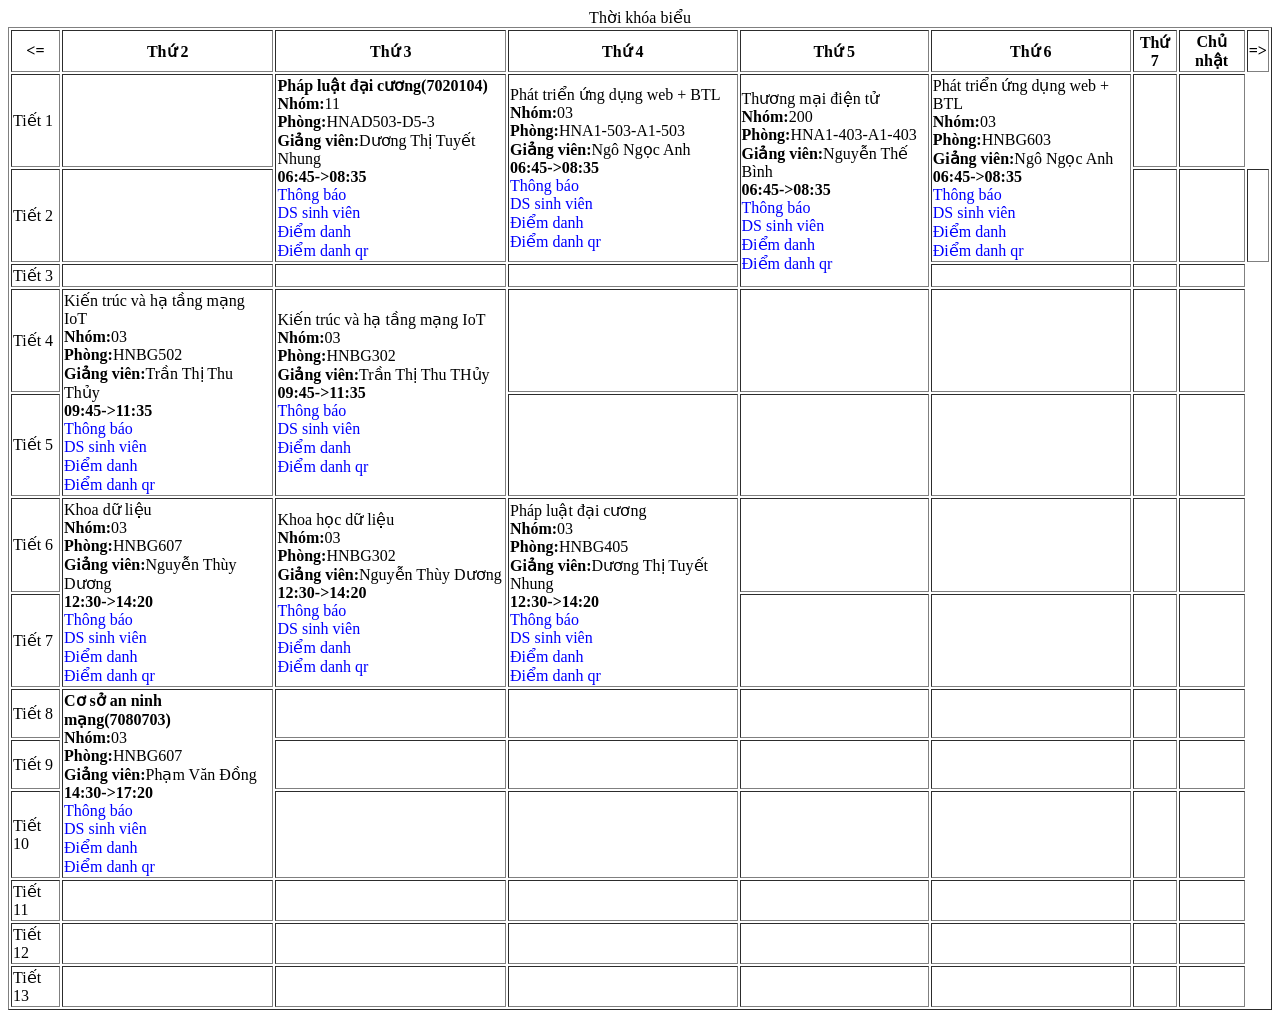
<file: bai 3/Kiểm Tra.html>
<html>

<head>
    <title> Kiểm tra</title>
</head>

<body>
    <table border="1" width="100%">
        <caption>Thời khóa biểu</caption>
        <tr>
            <th><=</th>
            <th>Thứ 2</th>
            <th>Thứ 3</th>
            <th>Thứ 4</th>
            <th>Thứ 5</th>
            <th>Thứ 6</th>
            <th>Thứ 7</th>
            <th>Chủ nhật</th>
            <th>=></th>
        </tr>
        <tr>
            <td>Tiết 1</td>
            <td></td>
            <p>
            <div>
                <td rowspan="2"><b>Pháp luật đại cương(7020104)</b>
                    <br>
                    <b>Nhóm:</b>11
                    <br>
                    <b>Phòng:</b>HNAD503-D5-3
                    <br>
                    <b>Giảng viên:</b>Dương Thị Tuyết Nhung
                    <br>
                    <b>06:45->08:35</b>
                    <br>
                    <font color="blue">Thông báo
                        <br>
                        DS sinh viên
                        <br>
                        Điểm danh
                        <br>
                        Điểm danh qr
                    </font>
                </td>
            </div>
            </p>
            <p>
            <div>
                <td rowspan="2">Phát triển ứng dụng web + BTL
                    <br>
                    <b>Nhóm:</b>03
                    <br>
                    <b>Phòng:</b>HNA1-503-A1-503
                    <br>
                    <b>Giảng viên:</b>Ngô Ngọc Anh
                    <br>
                    <b>06:45->08:35</b>
                    <br>
                    <font color="blue">Thông báo
                        <br>
                        DS sinh viên
                        <br>
                        Điểm danh
                        <br>
                        Điểm danh qr
                    </font>
                </td>

            </div>
            </p>
            <td rowspan="3">Thương mại điện tử
                <br>
                <b>Nhóm:</b>200
                <br>
                <b>Phòng:</b>HNA1-403-A1-403
                <br>
                <b>Giảng viên:</b>Nguyễn Thế Bình
                <br>
                <b>06:45->08:35</b>
                    <br>
                <font color="blue">Thông báo
                    <br>
                    DS sinh viên
                    <br>
                    Điểm danh
                    <br>
                    Điểm danh qr
                </font>
            </td>
            <td rowspan="2">Phát triển ứng dụng web + BTL
                <br>
                <b>Nhóm:</b>03
                <br>
                <b>Phòng:</b>HNBG603
                <br>
                <b>Giảng viên:</b>Ngô Ngọc Anh
                <br>
                <b>06:45->08:35</b>
                <br>
                <font color="blue">Thông báo
                    <br>
                    DS sinh viên
                    <br>
                    Điểm danh
                    <br>
                    Điểm danh qr
                </font>
            </td>
            <td></td>
            <td></td>
        </tr>
        <tr>
            <td>Tiết 2</td>
            <td></td>
            <td></td>
            <td></td>
            <td></td>
        </tr>
        <tr>
            <td>Tiết 3</td>
            <td></td>
            <td></td>
            <td></td>
            <td></td>
            <td></td>
            <td></td>
        </tr>
        <tr>
            <td>Tiết 4</td>
            <td rowspan="2">Kiến trúc và hạ tầng mạng IoT
                <br>
                <b>Nhóm:</b>03
                <br>
                <b>Phòng:</b>HNBG502
                <br>
                <b>Giảng viên:</b>Trần Thị Thu Thủy
                <br>
                <b>09:45->11:35</b>
                <br>
                <font color="blue">Thông báo
                    <br>
                    DS sinh viên
                    <br>
                    Điểm danh
                    <br>
                    Điểm danh qr
                </font>
            </td>
            <td rowspan="2">Kiến trúc và hạ tầng mạng IoT
                <br>
                <b>Nhóm:</b>03
                <br>
                <b>Phòng:</b>HNBG302
                <br>
                <b>Giảng viên:</b>Trần Thị Thu THủy
                <br>
                <b>09:45->11:35</b>
                <br>
                <font color="blue">Thông báo
                    <br>
                    DS sinh viên
                    <br>
                    Điểm danh
                    <br>
                    Điểm danh qr
                </font>
            </td>
            <td></td>
            <td></td>
            <td></td>
            <td></td>
            <td></td>
        </tr>
        <tr>
            <td>Tiết 5</td>
            <td></td>
            <td></td>
            <td></td>
            <td></td>
            <td></td>
        </tr>
        <tr>
            <td>Tiết 6</td>
            <td rowspan="2">Khoa dữ liệu
                <br>
                <b>Nhóm:</b>03
                <br>
                <b>Phòng:</b>HNBG607
                <br>
                <b>Giảng viên:</b>Nguyễn Thùy Dương
                <br>
                <b>12:30->14:20</b>
                <br>
                <font color="blue">Thông báo
                    <br>
                    DS sinh viên
                    <br>
                    Điểm danh
                    <br>
                    Điểm danh qr
                </font>
            </td>
            <td rowspan="2">Khoa học dữ liệu
                <br>
                <b>Nhóm:</b>03
                <br>
                <b>Phòng:</b>HNBG302
                <br>
                <b>Giảng viên:</b>Nguyễn Thùy Dương
                <br>
                <b>12:30->14:20</b>
                <br>
                <font color="blue">Thông báo
                    <br>
                    DS sinh viên
                    <br>
                    Điểm danh
                    <br>
                    Điểm danh qr
                </font>
            </td>
            <td rowspan="2">Pháp luật đại cương
                <br>
                <b>Nhóm:</b>03
                <br>
                <b>Phòng:</b>HNBG405
                <br>
                <b>Giảng viên:</b>Dương Thị Tuyết Nhung
                <br>
                <b>12:30->14:20</b>
                <br>
                <font color="blue">Thông báo
                    <br>
                    DS sinh viên
                    <br>
                    Điểm danh
                    <br>
                    Điểm danh qr
                </font>
            </td>
            <td></td>
            <td></td>
            <td></td>
            <td></td>
        </tr>
        <tr>
            <td>Tiết 7</td>
            <td></td>
            <td></td>
            <td></td>
            <td></td>
        </tr>
        <tr>
            <td>Tiết 8</td>
            <td rowspan="3"><b>Cơ sở an ninh mạng(7080703)</b>
                <br>
                <b>Nhóm:</b>03
                <br>
                <b>Phòng:</b>HNBG607
                <br>
                <b>Giảng viên:</b>Phạm Văn Đồng
                <br>
                <b>14:30->17:20</b>
                <br>
                <font color="blue">Thông báo
                    <br>
                    DS sinh viên
                    <br>
                    Điểm danh
                    <br>
                    Điểm danh qr
                </font>
            </td>
            <td></td>
            <td></td>
            <td></td>
            <td></td>
            <td></td>
            <td></td>
        </tr>
        <tr>
            <td>Tiết 9</td>
            <td></td>
            <td></td>
            <td></td>
            <td></td>
            <td></td>
            <td></td>
        </tr>
        <tr>
            <td>Tiết 10</td>
            <td></td>
            <td></td>
            <td></td>
            <td></td>
            <td></td>
            <td></td>
        </tr>
        <tr>
            <td>Tiết 11</td>
            <td></td>
            <td></td>
            <td></td>
            <td></td>
            <td></td>
            <td></td>
            <td></td>
        </tr>
        <tr>
            <td>Tiết 12</td>
            <td></td>
            <td></td>
            <td></td>
            <td></td>
            <td></td>
            <td></td>
            <td></td>
        </tr>
        <tr>
            <td>Tiết 13</td>
            <td></td>
            <td></td>
            <td></td>
            <td></td>
            <td></td>
            <td></td>
            <td></td>
        </tr>
    </table>
</body>

</html>
</file>
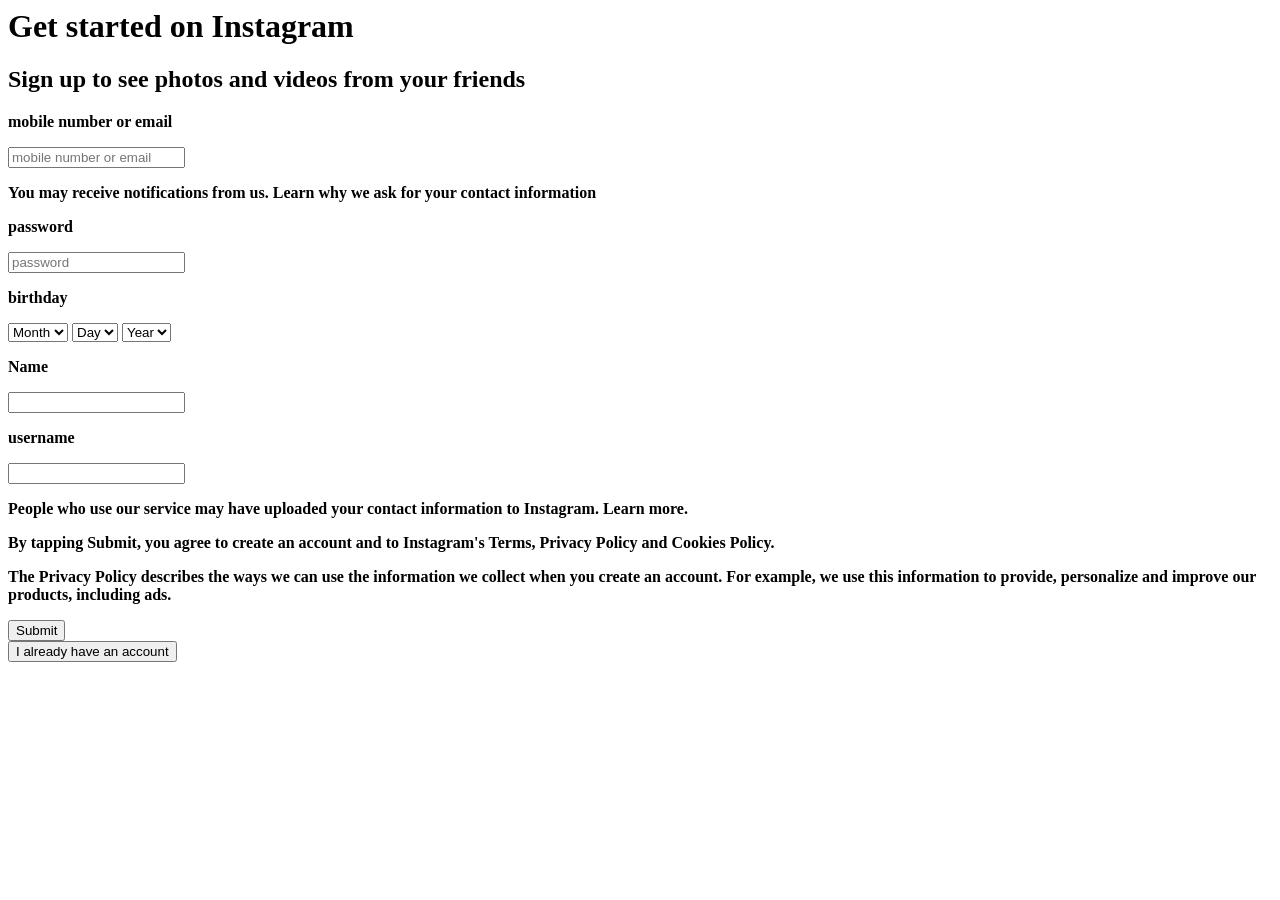
<file: Bai 5/dangkyig.html>
<html>
    <head>
        <title>Bài 6</title>
    </head>
    <body>
        <div>
        <h1>Get started on Instagram</h1>
            <h2>Sign up to see photos and videos from your friends</h2>
            </div>
        <form>
            
            <div>
                <p><b> mobile number or email</b></p>
                <input  type ="text" placeholder="mobile number or email">
                <p><b>You may receive notifications from us. Learn why we ask for your contact information</b></p>
            </div>
            <div>
                <p><b> password</b></p>
                <input type="password" placeholder="password">
            </div>
            <div>
                <p><b>birthday</b></p>
                <select>
                    <option>Month</option></select>
                    <select>
                    <option>Day</option></select>
                    <select>
                    <option>Year</option></select>
                </select>
            </div>
            <div> 
                <p><b>Name</b></p>
                <input type="text">
                
            </div>
            <div>
                <p><b>username</b></p>
                <input type="text">
            </div>
            <div>
                <p><b>People who use our service may have uploaded your contact information to Instagram. Learn more.</b></p>
            </div>
            <div>
                <p><b>By tapping Submit, you agree to create an account and to Instagram's Terms, Privacy Policy and Cookies Policy.</b></p>
            </div>
            <div>
                <p><b>The Privacy Policy describes the ways we can use the information we collect when you create an account. For example, we use this information to provide, personalize and improve our products, including ads.</b></p>
            </div>
            <div>
                <input type="submit">
                
            </div>
            <div>
                <button>I already have an account</button>
            </div>
        </form>
    </body>
</html>
</file>
<file: Bai 5/style.css>
h3{
    color:green;
}
#tieuDe{
    color:pink;
}
.tieuDe{
    /* background-color để qui định màu nền */
    background-color:black
}
h3.tieuDe2{
    background-color:orange;
}
</file>
<file: Bai 7/style.css>
body{
            margin:0;
           
        }
        .danh-sach-muc{
            padding: 0;
            margin:0;
             /* bỏ dấu chấm ở danh sách khi dùng ul,li */
            list-style:none;
            display:flex;
            /* gap khoảng cách các đối tượng ở trong */
            gap:20px;
        }
        .danh-muc{
            background-color:#198cf0;   
        }
        
        .lien-ket{
            color:white;
            /*text-decoration: bỏ gạch chân thẻ a */
            text-decoration:none;
        }
        
        main{
            display:flex;
        }
        .trai{
            /* width phải đi cùng với border thì mới tạo được vạch kẻ */
            width:20%;
            /* height:200vh; */
            height:150vh;
            /* tạo đường viền dùng border */
            /* 3 tham số:độ dày,loại đường viền,màu sách */
            border-right: 1px solid #198cf0;
            /* có thêm display thì kẻ sẽ hết mức */
            display: flex;
            flex-direction: column;
            

    
        }
       .xem-tiep{
            color:#198cf0;
       }
        .khoi-dang-nhap{
            width:100%;
            height:85%;
        }
        form{
            width:80%;
            margin:10px auto;
        }
        .khoi-thong-tin{
            width:100%;
            margin-bottom:10px;

        }
        .login1{
            background-color:rgb(0, 166, 255);
            color:aliceblue;
        }
        .login2{
            background:#198cf0;
            color:aliceblue;
        }
        p{
            margin:0;
        }
        input{
            width:100%;
            padding:5px 0;
            /* bo tròn dùng border-radius */
            border-radius:5px;
        }
        .quen-mat-khau{
            display:flex;
            justify-content:flex-end;
        }
        .quen-mat-khau-lien-ket{
            color:#198cf0;
            text-decoration:none;
        }
        button{
            width:100%;
            padding:5px 0;
            border-radius:5px;

        }
        .login{
            margin-bottom:10px;
        }
        .anh-khung{
            justify-content:flex-end;
        }
         .line{
            /* thẻ border none dùng để xóa viền mặc định */
            border: none; 
            border-top: 1px solid #198cf0;
            margin:-10px 10px; 
        }
        .line1{
            border: none; 
            border-top: 1px solid #198cf0;
        }
        .line2{
            display:flex;
            margin: 17px 20px -3px -10px;
        }
        .line3{
            border: none; 
            border-top: 1px solid rgba(128, 128, 128, 0.4);
            flex:1;
            margin:0;
             
        }
        .line4{
            border: none; 
            border-top: 1px solid rgba(128, 128, 128, 0.4);
            margin-right:40px;
        }
        .ngay-va-line{
          display:flex;
          align-items:center;
          gap:10px;
         
        }
        .trang-chu{
            color:#198cf0;
        }
        .khao-sat-danh-gia{
            color:#198cf0;
        }
        
       .khoi-logo{
             flex-direction:column;
             display: flex;
             justify-content: center;
             align-items:center;
             margin-top:auto;
        }
        .anh-logo{
            width:60%;
            height:auto;
            object-fit:contain;
            
        }
        .tieu-de2{
           margin-top:10px;
           text-align:center;
           font-size:30px;
        }
        .tieu-de{
            margin-bottom:10px;
        }
        .tieu-de3{
            margin-top:20px;
        }
        
       

        .phai{
            width:80%;
            height:100vh;
            
        }
        .tin{
            width:95%;
            /* height:100px; */
            margin: 20px auto;
            border:1px solid #198cf0;
            border-radius:10px;
        }
        .danh-sach-tin-tuc{
            display:flex;
            justify-content:flex-start;
            padding-left:20px;
            gap: 30px;
            
        }
        .noi-dung-tin{
            width:25%;
            
        }
        .anh-bai{
            width:100%;
            border-radius: 10px;
            object-fit: cover;
            
           
        }
        .Ngay-dang{
           text-align: right;
           /* ko cho nd bị xuống dòng */
           white-space: nowrap;
           
        }
        .Ngay-dang2{
           float:right;
           margin-right:40px;
        }
        
        
        .thongBao{
            width:95%;
            /* height:100px; */
            margin: 20px auto;
            border:1px solid #198cf0;
            border-radius:10px;

        }
        
        .danh-sach-thong-bao{
            display:flex;
            justify-content:flex-start;
            padding-left:20px;
            gap: 30px;

        }
        .noi-dung-thong-bao{
             width:49%;
             
        }
        
        .huongDan{
            width:95%;
            /* height:100px; */
            margin: 20px auto;
            border:1px solid #198cf0;
            border-radius:10px;
        }
        .danh-sach-huong-dan{
            display:flex;
            justify-content:flex-start;
            padding-left:20px;
            gap: 30px;

        }
        .noi-dung-huong-dan{
            width:49%;
        }
        .ben-trai{
               width:50%;
               border-right:1px solid #ddd;
               display:flex;
               gap:30px;
               flex:1;
               padding-left:20px;
               margin-top:10px;
               margin-bottom:10px;

        }
        .ben-phai{
            width:40%;
        }
        
        .caiDat{
            width:95%;
            /* height:100px; */
            margin: 20px auto;
            border:1px solid #198cf0;
            border-radius:10px;
        }
        .danh-sach-cai-dat{
             display:flex;
            justify-content:center;
            padding-left:20px;
            gap: 30px;

        }
        .noi-dung-cai-dat{
            width:25%;
        }
        .anh-bai2{
             width:30%;
            border-radius: 10px;
            object-fit: cover;
        }
        .chuc-nang{
            width:95%;
            /* height:30px; */
            display:flex;
            margin:5px auto;
            padding:5px;
            justify-content:space-between;
            border-bottom:1px solid #198cf0;
        }
        .xem-tiep{
            color:#198cf0;
            text-decoration:none;
        }
</file>
<file: netflix/style.css>
body{
    background-color:#2F2C38;
    color:white;
}
.danh-sach-muc{
    /* xóa các dấu ở trước danh sách */
    list-style:none;
    display:flex;
    /* khoảng cách */
    gap:20px;
    align-items: center;
}
.lien-ket-muc{
    /* làm mất dấu gạch ngang ở dưới đường dẫn */
    text-decoration: none;
    color:#DBDBDD;
    font-weight:bold;
}
header{
    /* cho các dữ liệu cùng 1 dòng */
    display:flex;
    /* theo thiều dọc */
    align-items:center;
    /* theo chiều ngang */
    justify-content: space-between;
}
.muc{
    /* độ rộng khung */
    padding:15px;
    /* bo tròn góc ảnh */
    border-radius:25px;
}
/* hover là trỏ tới đâu đổi màu tới đó */
.muc:hover{
    background-color:gray;
}
.logo{
    width:50px;
}

.avata{
    width:50%;
    
}
.dang-chon{
    background-color:#4E4B52;
}
.banner{
   
    width:95%;
    /* height:20vh; */
    margin:20px auto;
    border-radius:20px;
}

.banner-anh{
    width:100%;
    border-radius:20px;
    height:700px;
}
.danh-sach-the-loai{
    width:95%;
    height:20vh;
    margin:10px auto;

}
.phim{
    display:flex;
    justify-content: space-between;
    gap:8px;
}
.phim-poster{
    width:20%;
    height:20vh;
    border-radius: 15px;
    background-color:aliceblue;
}
.danh-sach-nhan-vat{
    display:flex;
    justify-content: space-between;
    gap:1px;
}
.nhan-vat{
    width:200px;
    height:200px;
    border-radius:50%;
}
.thong-tin{
    display:flex;
    justify-content:center;
    gap:30px;
    color:gray;
}
</file>
